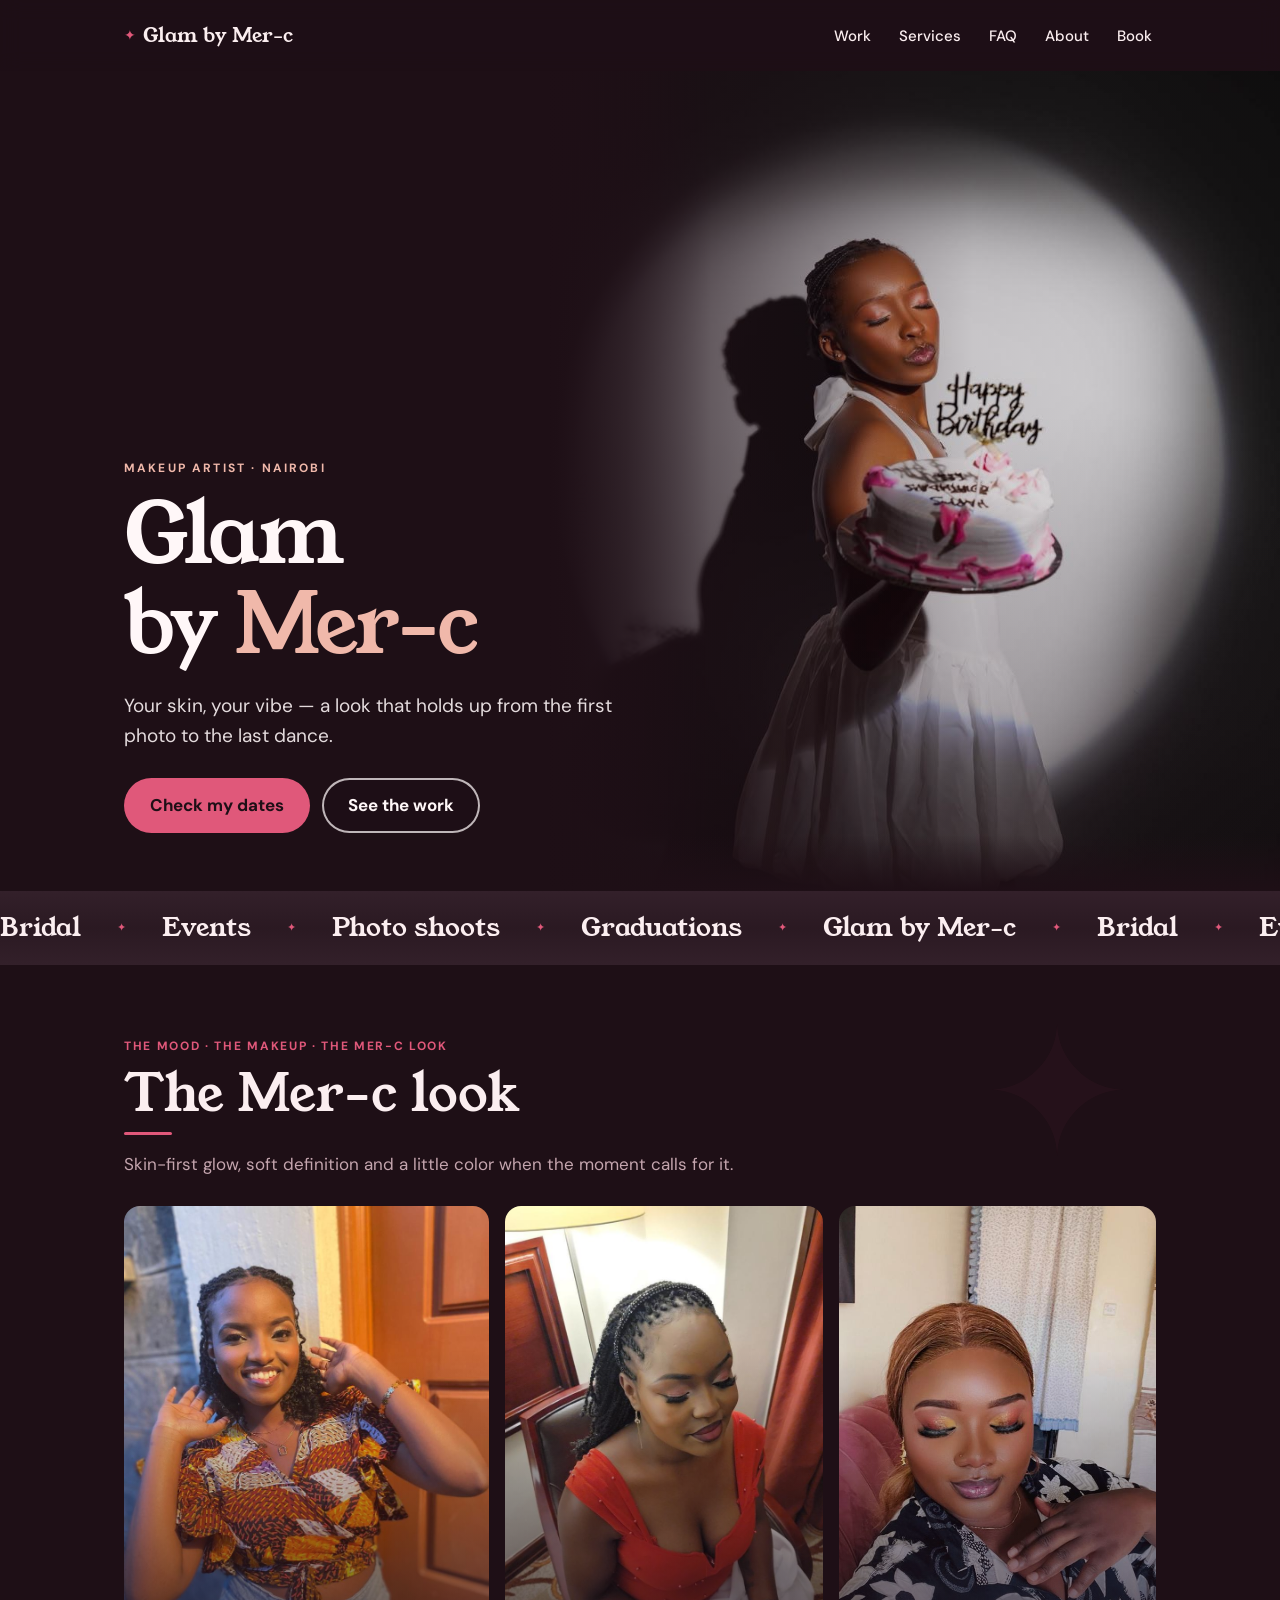
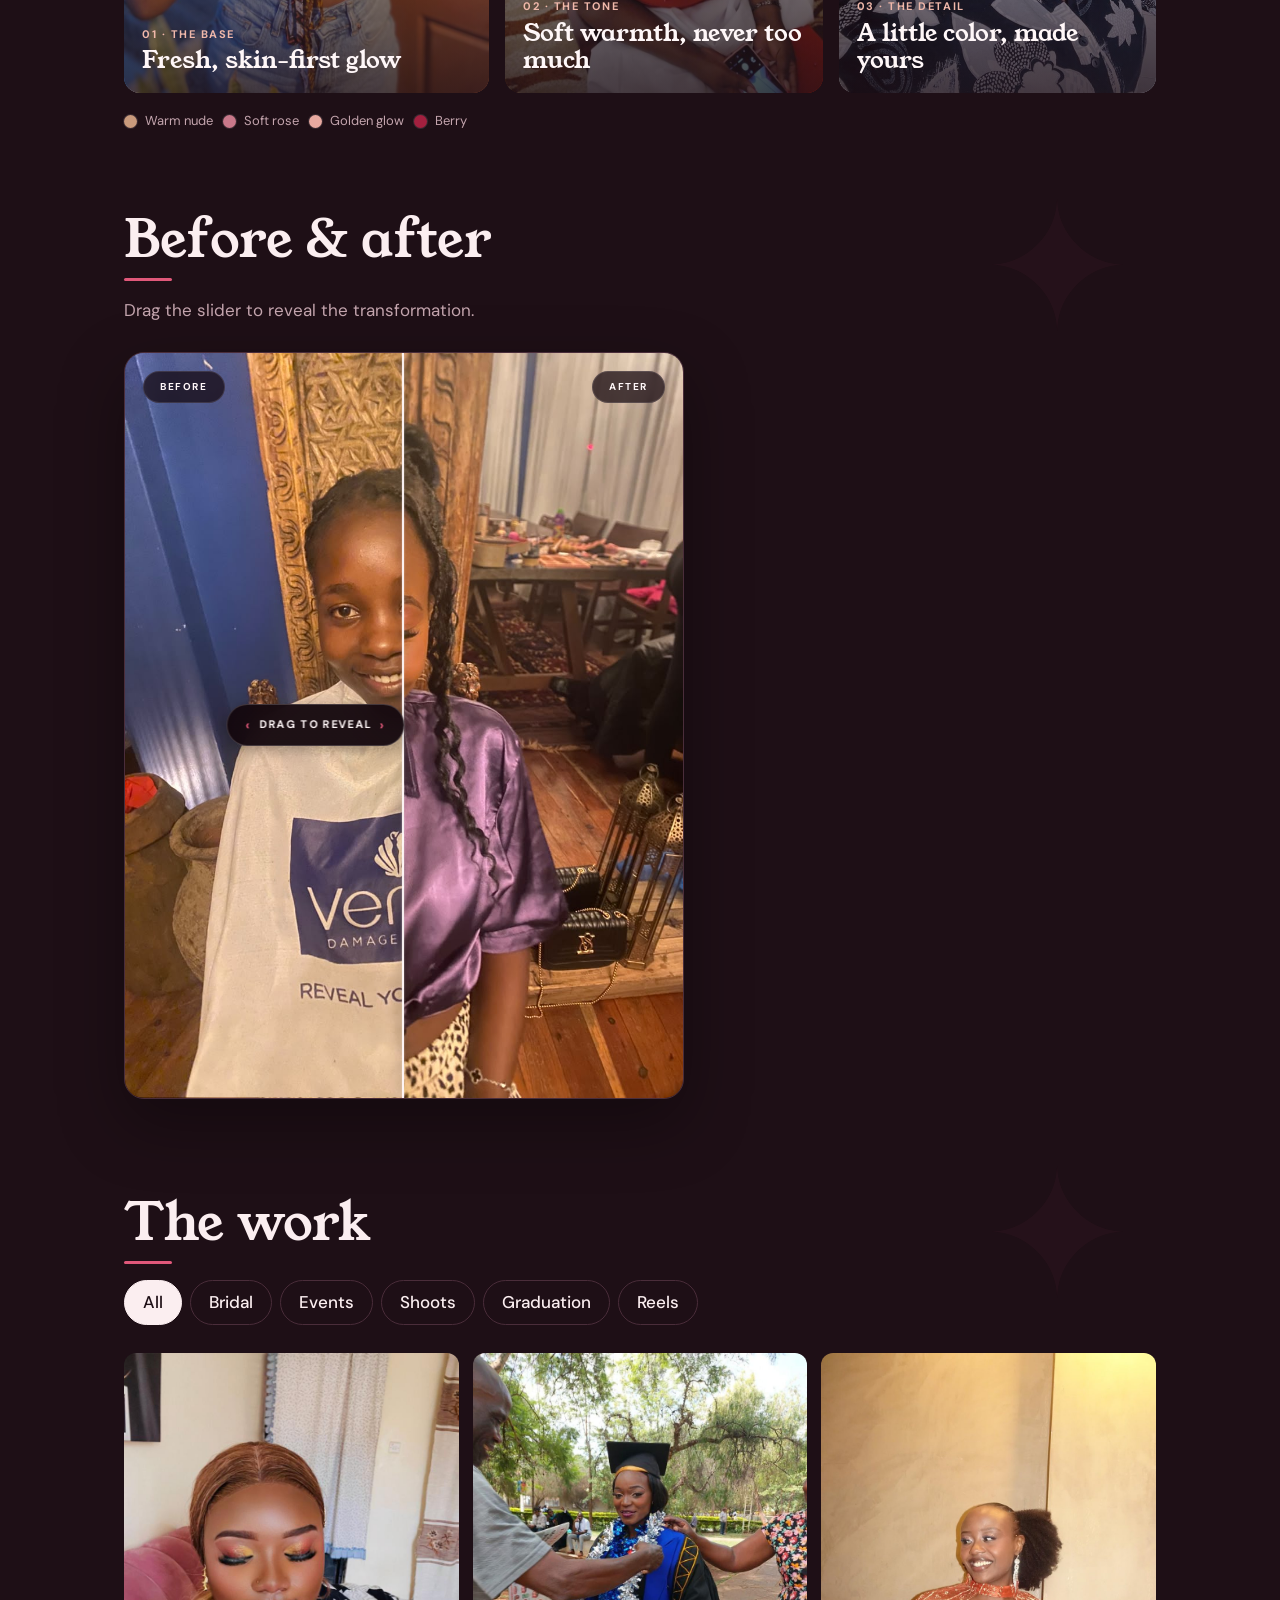
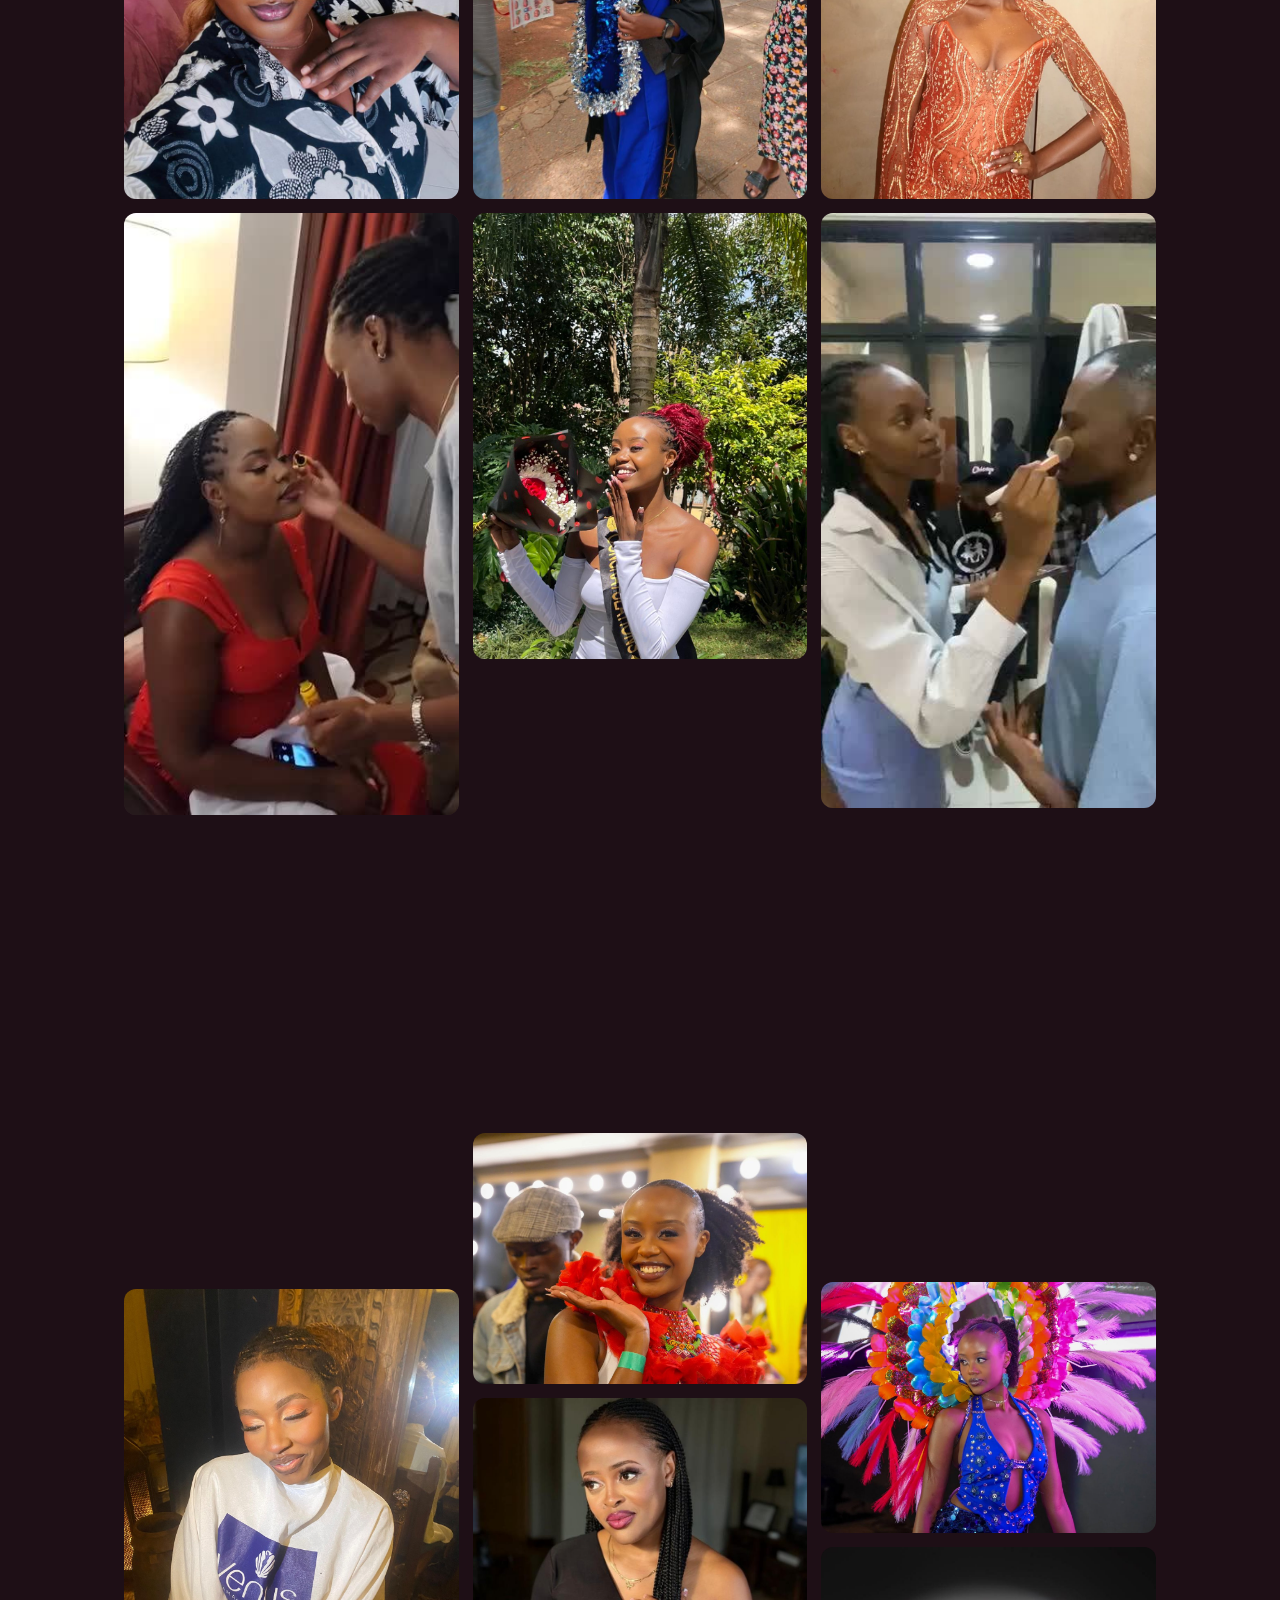
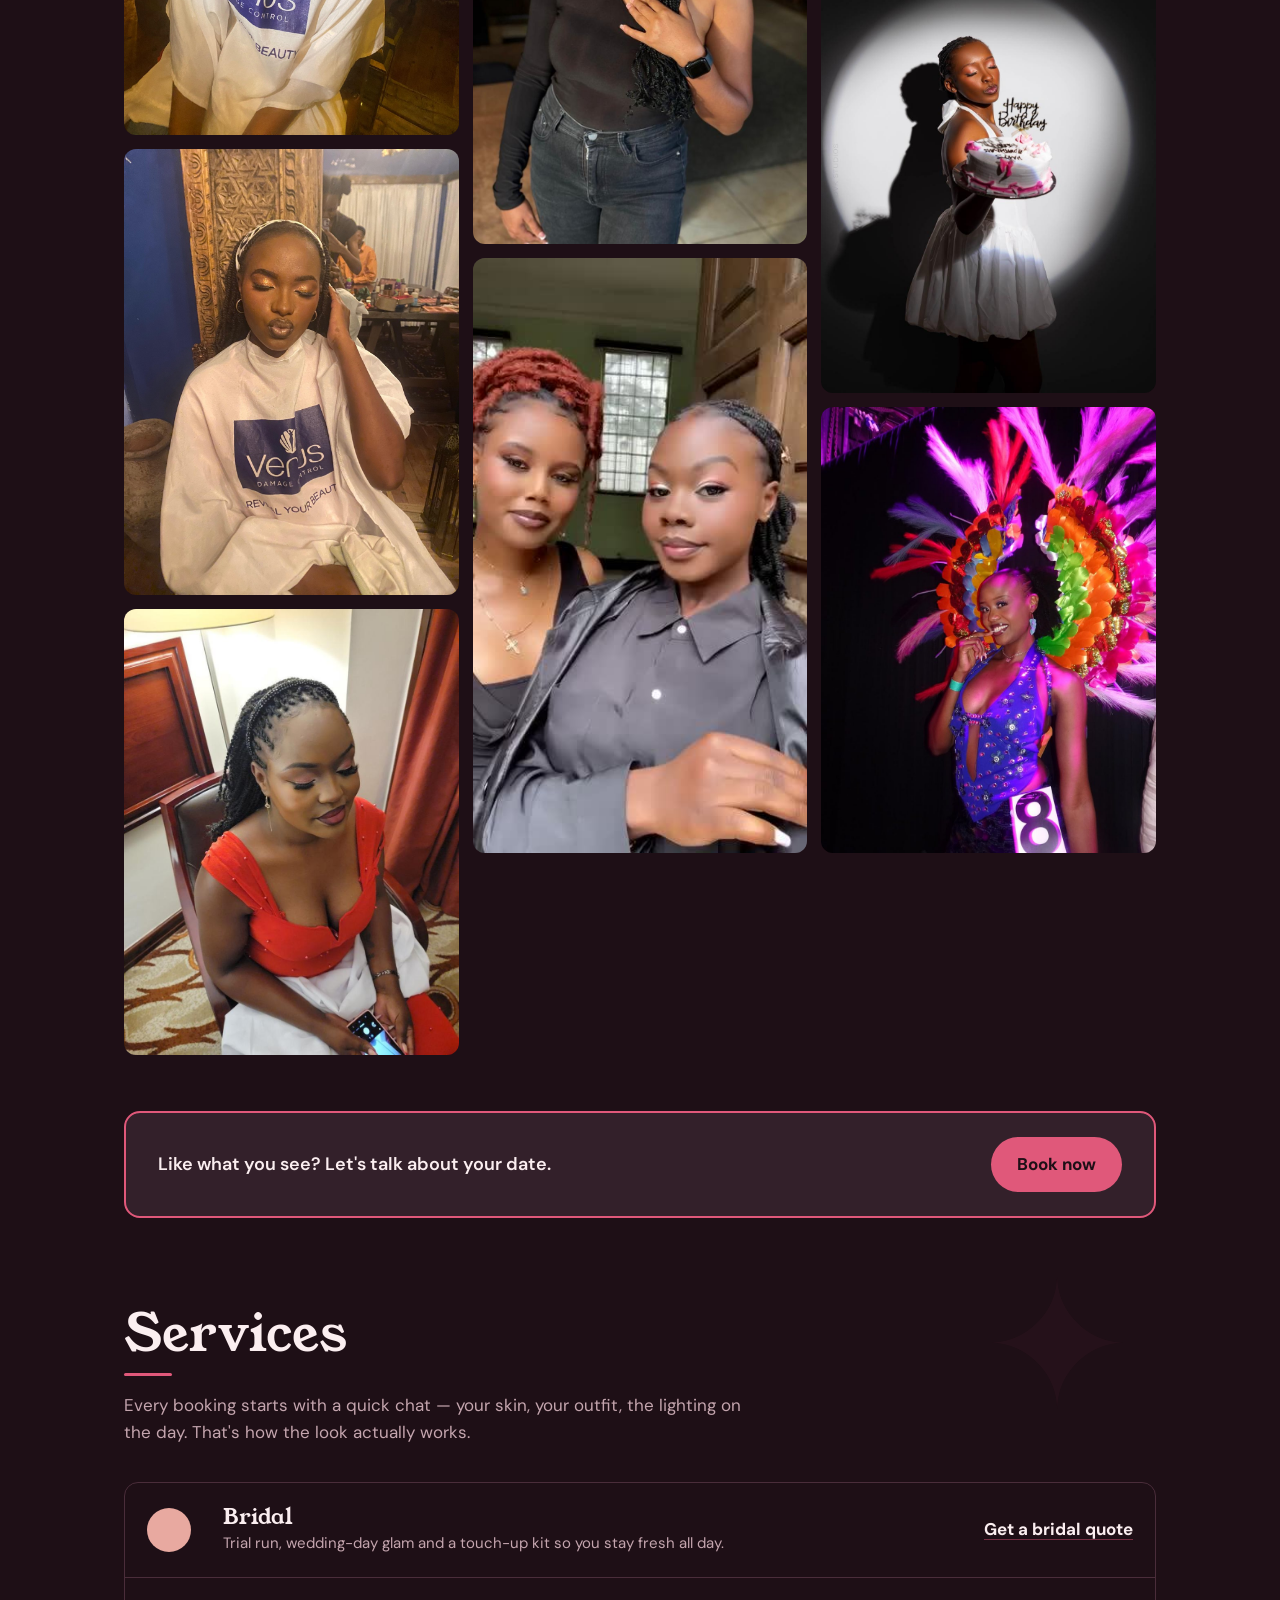
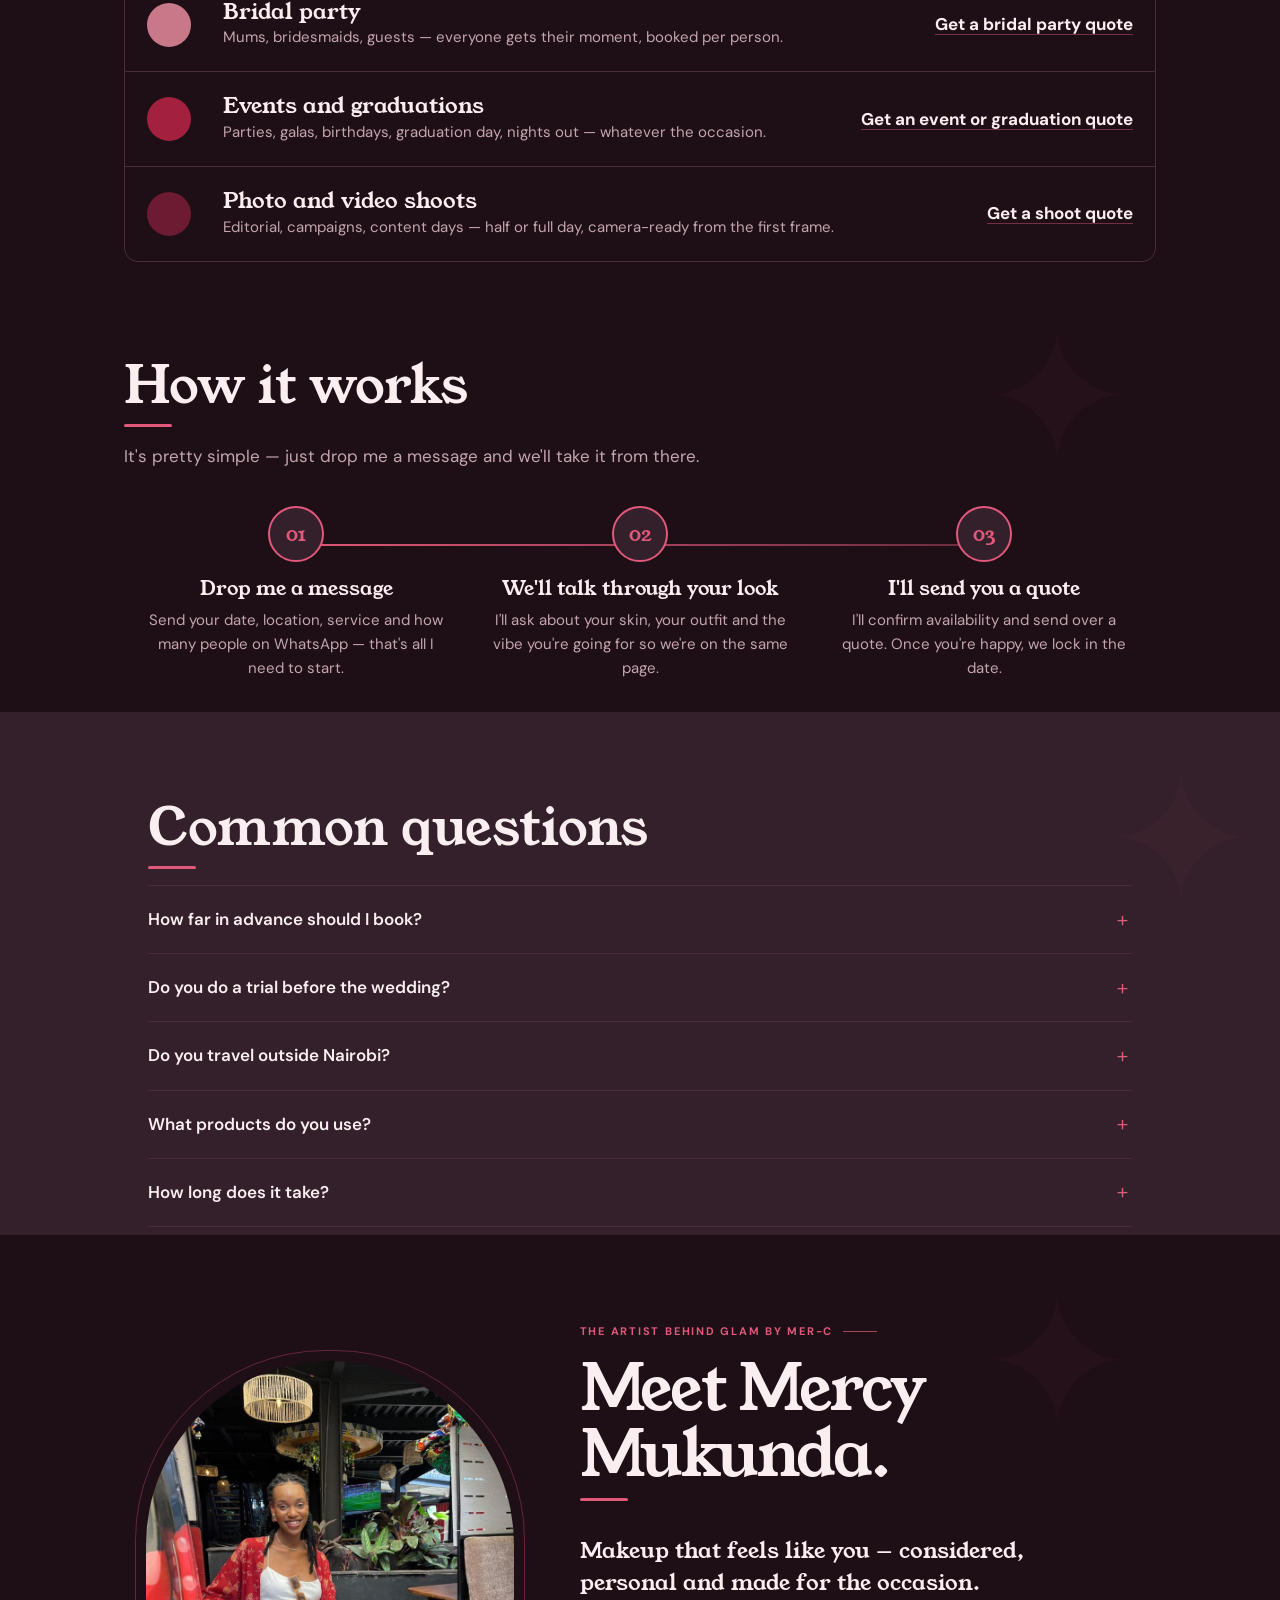
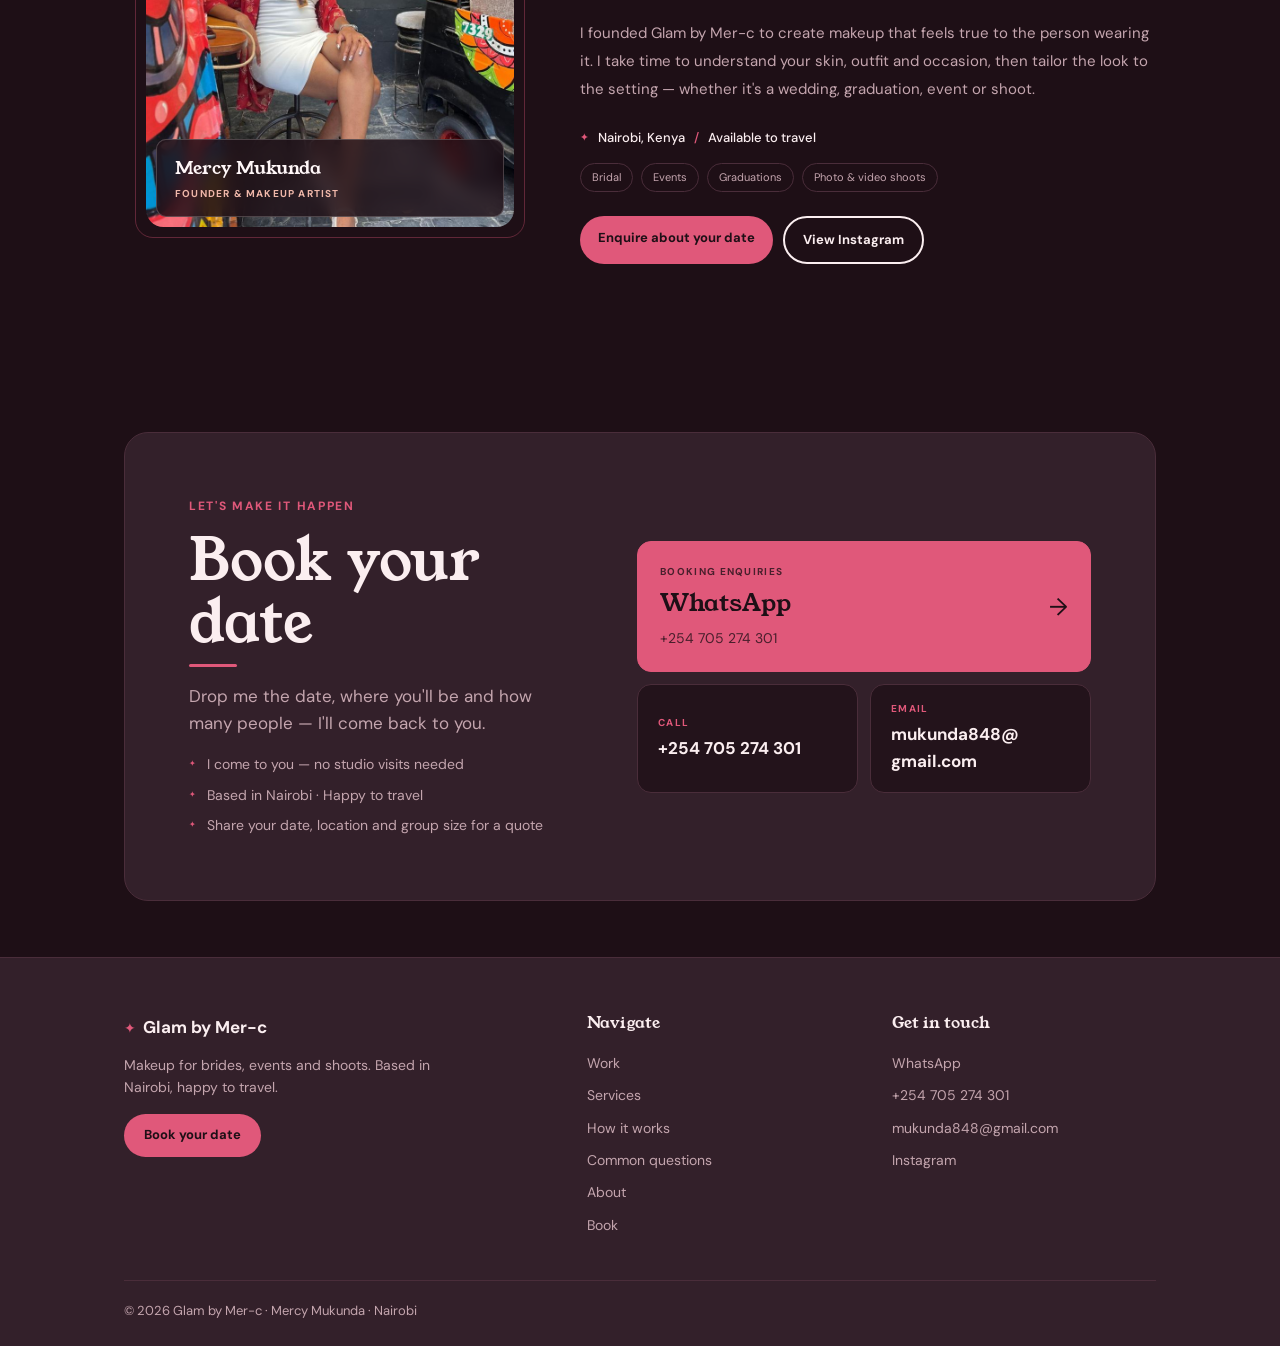
<file: index.html>
<!DOCTYPE html>
<html lang="en">
<head>
<meta charset="utf-8">
<meta name="viewport" content="width=device-width, initial-scale=1, viewport-fit=cover">
<title>Glam by Mer-c</title>
<meta name="description" content="Mercy does makeup for brides, bridal parties, graduations, events and shoots in Nairobi. Have a look at the work and message her to book your date.">
<meta name="theme-color" content="#1e0f16">
<meta property="og:type" content="website">
<meta property="og:title" content="Glam by Mer-c · Makeup Artist">
<meta property="og:description" content="Makeup for brides, events and photo shoots. See the work and book your date.">
<meta property="og:url" content="https://glambymerc.com/">
<meta property="og:image" content="https://glambymerc.com/assets/images/birthday-shoot-glam.jpg">
<meta property="og:image:width" content="1200">
<meta property="og:image:height" content="630">
<meta name="twitter:card" content="summary_large_image">
<meta name="twitter:title" content="Glam by Mer-c · Makeup Artist">
<meta name="twitter:description" content="Makeup for brides, events and photo shoots. See the work and book your date.">
<meta name="twitter:image" content="https://glambymerc.com/assets/images/birthday-shoot-glam.jpg">
<link rel="canonical" href="https://glambymerc.com/">
<script type="application/ld+json">{"@context":"https://schema.org","@type":"HealthAndBeautyBusiness","name":"Glam by Mer-c","url":"https://glambymerc.com/","telephone":"+254705274301","image":"https://glambymerc.com/assets/images/birthday-shoot-glam.jpg","founder":{"@type":"Person","name":"Mercy Mukunda"},"description":"Freelance makeup artist for weddings, events, graduations and photo shoots.","address":{"@type":"PostalAddress","addressLocality":"Nairobi","addressCountry":"KE"},"areaServed":"Nairobi","makesOffer":[{"@type":"Offer","itemOffered":{"@type":"Service","name":"Bridal makeup"}},{"@type":"Offer","itemOffered":{"@type":"Service","name":"Event and graduation makeup"}},{"@type":"Offer","itemOffered":{"@type":"Service","name":"Photo and video shoot makeup"}}]}</script>
<link rel="preconnect" href="https://fonts.googleapis.com">
<link rel="dns-prefetch" href="https://fonts.googleapis.com">
<link rel="preload" as="image" href="assets/images/birthday-shoot-glam.jpg">
<link href="https://fonts.googleapis.com/css2?family=Young+Serif&family=DM+Sans:wght@400;500;700&display=swap" rel="stylesheet">
<link rel="stylesheet" href="css/style.css">
<link rel="icon" href="favicon.svg" type="image/svg+xml">
<script defer src="https://cdn.vercel-insights.com/v1/script.js"></script>
</head>
<body>
<div class="progress-bar" id="progress-bar" aria-hidden="true"></div>
<a class="skip" href="#main">Skip to content</a>

<nav id="nav" aria-label="Main navigation">
  <div class="wrap">
    <a class="nav-brand" href="#"><span class="nav-gem" aria-hidden="true">✦</span><b>Glam by Mer-c</b></a>
    <div class="nav-links">
      <a href="#work">Work</a><a href="#services">Services</a><a href="#faq">FAQ</a><a href="#about">About</a><a href="#book">Book</a>
    </div>
    <button class="nav-burger" id="nav-burger" aria-label="Open menu" aria-expanded="false" aria-controls="nav-drawer">
      <span></span><span></span><span></span>
    </button>
  </div>
</nav>

<div class="nav-drawer" id="nav-drawer" role="dialog" aria-modal="true" aria-label="Site menu" aria-hidden="true" inert>
  <div class="nav-drawer-inner">
    <button class="nav-drawer-close" id="nav-drawer-close" aria-label="Close menu">✕</button>
    <div class="nav-drawer-view" id="nav-menu-main">
      <a href="#work">Work</a>
      <a href="#services">Services</a>
      <a href="#faq">FAQ</a>
      <a href="#about">About</a>
      <a href="#book">Book</a>
      <a href="https://www.instagram.com/mercy_mukunda" target="_blank" rel="noopener">Instagram</a>
      <a class="btn" href="https://wa.me/254705274301?text=Hi%20Mercy%2C%20I%27d%20like%20to%20book%20makeup.%0ADate%3A%20%0APlace%3A%20%0APeople%3A%20" style="margin-top:8px">Book on WhatsApp</a>
    </div>
  </div>
</div>
<div class="nav-overlay" id="nav-overlay" aria-hidden="true"></div>

<main id="main">

<header class="hero" id="hero">
  <div class="hero-media">
    <div class="hero-slide is-active"><img src="assets/images/birthday-shoot-glam.jpg" data-hero-slide data-m="i5" alt="" fetchpriority="high" decoding="async" width="1200" height="800"></div>
    <div class="hero-slide"><img data-hero-slide data-m="i10" alt=""></div>
    <div class="hero-slide"><img data-hero-slide data-m="i1" alt=""></div>
    <div class="hero-slide"><img data-hero-slide data-m="i2" alt=""></div>
  </div>
  <div class="hero-shade"></div>
  <div class="hero-copy wrap">
    <p class="hero-kicker">Makeup Artist · Nairobi</p>
    <h1 aria-label="Glam by Mer-c">
      <span class="w"><span>Glam</span></span>
      <span class="w"><span>by <em>Mer-c</em></span></span>
    </h1>
    <p>Your skin, your vibe — a look that holds up from the first photo to the last dance.</p>
    <div class="cta"><a class="btn" href="#book">Check my dates</a><a class="btn alt" href="#work">See the work</a></div>
  </div>
</header>

<div class="marq" aria-hidden="true"><div class="mt" id="mt"></div></div>

<div class="wrap">
<section id="lookbook" class="lookbook">
<span class="section-gem" aria-hidden="true">✦</span>
<p class="lookbook-kicker">The mood · The makeup · The Mer-c look</p>
<h2 class="rv" data-rv="up">The Mer-c look</h2>
<p class="lede rv" data-rv="up">Skin-first glow, soft definition and a little color when the moment calls for it.</p>
<div class="lookbook-grid rv" data-rv="up">
  <figure class="lookbook-card lookbook-card-feature">
    <img src="assets/images/natural-glow.jpg" alt="Natural makeup with a fresh, luminous finish" loading="lazy">
    <figcaption><span>01 · The base</span><strong>Fresh, skin-first glow</strong></figcaption>
  </figure>
  <figure class="lookbook-card lookbook-card-rose">
    <img src="assets/images/rose-event-glam.jpg" alt="Soft rose-toned event makeup" loading="lazy">
    <figcaption><span>02 · The tone</span><strong>Soft warmth, never too much</strong></figcaption>
  </figure>
  <figure class="lookbook-card lookbook-card-detail">
    <img src="assets/images/gold-coral-eyes.jpg" alt="Gold and coral eye makeup detail" loading="lazy">
    <figcaption><span>03 · The detail</span><strong>A little color, made yours</strong></figcaption>
  </figure>
</div>
<div class="lookbook-palette" role="list" aria-label="The Mer-c look color palette">
  <span role="listitem">Warm nude</span><span role="listitem">Soft rose</span><span role="listitem">Golden glow</span><span role="listitem">Berry</span>
</div>
</section>

<section id="before-after" class="before-after">
<span class="section-gem" aria-hidden="true">✦</span>
<h2 class="rv" data-rv="up">Before &amp; after</h2>
<p class="lede rv" data-rv="up">Drag the slider to reveal the transformation.</p>
<div class="ba-slider rv" data-rv="up" role="img" aria-label="Before and after makeup comparison">
  <div class="ba-after">
    <img src="assets/images/makeup-after.jpg" alt="After makeup application" loading="lazy" draggable="false">
    <span class="ba-label ba-label-after" aria-hidden="true">After</span>
  </div>
  <div class="ba-before">
    <img src="assets/images/makeup-before.jpg" alt="Before makeup application" loading="lazy" draggable="false">
    <span class="ba-label ba-label-before" aria-hidden="true">Before</span>
  </div>
  <div class="ba-handle" role="slider" aria-label="Before and after divider" aria-valuemin="0" aria-valuemax="100" aria-valuenow="50" tabindex="0">
    <div class="ba-line"></div>
    <div class="ba-grip" aria-hidden="true"></div>
    <div class="ba-hint" aria-hidden="true"><span>Drag to reveal</span></div>
  </div>
</div>
</section>

<section id="work">
<span class="section-gem" aria-hidden="true">✦</span>
<h2 class="rv" data-rv="up">The work</h2>
<div class="tabs rv" data-rv="up" role="group" aria-label="Filter work">
<button aria-pressed="true" data-f="all">All</button><button aria-pressed="false" data-f="Bridal">Bridal</button><button aria-pressed="false" data-f="Events">Events</button><button aria-pressed="false" data-f="Shoots">Shoots</button><button aria-pressed="false" data-f="Graduation">Graduation</button><button aria-pressed="false" data-f="Reels">Reels</button>
</div>
<p class="sr-only" id="work-results" role="status" aria-live="polite" aria-atomic="true"></p>
<div class="mas" id="mas"></div>
</section>

<div class="cta-strip rv" data-rv="up">
  <p>Like what you see? Let's talk about your date.</p>
  <a class="btn" href="#book">Book now</a>
</div>

<section id="services">
<span class="section-gem" aria-hidden="true">✦</span>
<h2 class="rv" data-rv="left">Services</h2>
<p class="lede rv" data-rv="left">Every booking starts with a quick chat — your skin, your outfit, the lighting on the day. That's how the look actually works.</p>
<div class="shades rv" data-rv="up">
<div class="shade" style="--c:var(--s1)"><span class="dot"></span><div><h3>Bridal</h3><p>Trial run, wedding-day glam and a touch-up kit so you stay fresh all day.</p></div><a class="price" href="https://wa.me/254705274301?text=Hi%20Mercy%2C%20I%27d%20like%20a%20quote%20for%20bridal%20makeup.%0ADate%3A%20%0APlace%3A%20%0APeople%3A%20">Get a bridal quote</a></div>
<div class="shade" style="--c:var(--s2)"><span class="dot"></span><div><h3>Bridal party</h3><p>Mums, bridesmaids, guests — everyone gets their moment, booked per person.</p></div><a class="price" href="https://wa.me/254705274301?text=Hi%20Mercy%2C%20I%27d%20like%20a%20quote%20for%20bridal%20party%20makeup.%0ADate%3A%20%0APlace%3A%20%0ANumber%20of%20people%3A%20">Get a bridal party quote</a></div>
<div class="shade" style="--c:var(--s3)"><span class="dot"></span><div><h3>Events and graduations</h3><p>Parties, galas, birthdays, graduation day, nights out — whatever the occasion.</p></div><a class="price" href="https://wa.me/254705274301?text=Hi%20Mercy%2C%20I%27d%20like%20a%20quote%20for%20event%20or%20graduation%20makeup.%0ADate%3A%20%0APlace%3A%20%0APeople%3A%20">Get an event or graduation quote</a></div>
<div class="shade" style="--c:var(--s4)"><span class="dot"></span><div><h3>Photo and video shoots</h3><p>Editorial, campaigns, content days — half or full day, camera-ready from the first frame.</p></div><a class="price" href="https://wa.me/254705274301?text=Hi%20Mercy%2C%20I%27d%20like%20a%20quote%20for%20photo%20or%20video%20shoot%20makeup.%0ADate%3A%20%0APlace%3A%20%0ADuration%3A%20">Get a shoot quote</a></div>
</div>
</section>

<section id="booking-steps">
<span class="section-gem" aria-hidden="true">✦</span>
<h2 class="rv" data-rv="up">How it works</h2>
<p class="lede rv" data-rv="up">It's pretty simple — just drop me a message and we'll take it from there.</p>
<ol class="steps rv" data-rv="up">
<li><span>01</span><div><h3>Drop me a message</h3><p>Send your date, location, service and how many people on WhatsApp — that's all I need to start.</p></div></li>
<li><span>02</span><div><h3>We'll talk through your look</h3><p>I'll ask about your skin, your outfit and the vibe you're going for so we're on the same page.</p></div></li>
<li><span>03</span><div><h3>I'll send you a quote</h3><p>I'll confirm availability and send over a quote. Once you're happy, we lock in the date.</p></div></li>
</ol>
</section>

<section id="faq" class="sect-tinted">
<span class="section-gem" aria-hidden="true">✦</span>
<h2 class="rv" data-rv="up">Common questions</h2>
<dl class="faq rv" data-rv="up">
  <div class="faq-item">
    <dt><button aria-expanded="false" aria-controls="faq-answer-1">How far in advance should I book?</button></dt>
    <dd id="faq-answer-1" hidden>For weddings, at least 2–3 months ahead is ideal — weekends fill up fast. For events and shoots, a few weeks is usually fine, but the sooner the better.</dd>
  </div>
  <div class="faq-item">
    <dt><button aria-expanded="false" aria-controls="faq-answer-2">Do you do a trial before the wedding?</button></dt>
    <dd id="faq-answer-2" hidden>Yes, and I always recommend it. The trial is where we figure out your exact look, test how your skin holds the products and make sure you're completely happy before the big day.</dd>
  </div>
  <div class="faq-item">
    <dt><button aria-expanded="false" aria-controls="faq-answer-3">Do you travel outside Nairobi?</button></dt>
    <dd id="faq-answer-3" hidden>Yes — I'm happy to travel for weddings and shoots. Travel costs are added to the quote depending on the location. Just mention it when you message me.</dd>
  </div>
  <div class="faq-item">
    <dt><button aria-expanded="false" aria-controls="faq-answer-4">What products do you use?</button></dt>
    <dd id="faq-answer-4" hidden>I use a mix of professional brands chosen for longevity and how they photograph. If you have any skin sensitivities or allergies, just let me know beforehand and I'll work around them.</dd>
  </div>
  <div class="faq-item">
    <dt><button aria-expanded="false" aria-controls="faq-answer-5">How long does it take?</button></dt>
    <dd id="faq-answer-5" hidden>A full glam look takes about 1.5–2 hours. For bridal parties I'll give you a full schedule once I know the number of people and your start time.</dd>
  </div>
</dl>
</section>

<section id="about">
<span class="section-gem" aria-hidden="true">✦</span>
<div class="about">
<figure class="about-portrait arch rv" data-rv="left">
  <img data-m="i7" alt="Mercy Mukunda, founder and makeup artist at Glam by Mer-c">
  <figcaption><strong>Mercy Mukunda</strong><span>Founder &amp; Makeup Artist</span></figcaption>
</figure>
<div class="about-copy rv" data-rv="right">
<p class="about-eyebrow">The artist behind Glam by Mer-c</p>
<h2>Meet Mercy<br>Mukunda<span aria-hidden="true">.</span></h2>
<p class="about-lead">Makeup that feels like you — considered, personal and made for the occasion.</p>
<div class="about-story">
  <p>I founded Glam by Mer-c to create makeup that feels true to the person wearing it. I take time to understand your skin, outfit and occasion, then tailor the look to the setting — whether it's a wedding, graduation, event or shoot.</p>
</div>
<div class="about-meta">
  <p class="about-location"><span aria-hidden="true">✦</span> Nairobi, Kenya <span class="about-meta-divider" aria-hidden="true">/</span> Available to travel</p>
  <div class="about-specialties" aria-label="Makeup services">
    <span>Bridal</span><span>Events</span><span>Graduations</span><span>Photo &amp; video shoots</span>
  </div>
</div>
<div class="cta">
<a class="btn" href="#book">Enquire about your date</a>
<a class="btn alt" href="https://www.instagram.com/mercy_mukunda" target="_blank" rel="noopener">View Instagram</a>
</div>
</div>
</div>
</section>

<section id="book" class="contact-section">
<div class="contact rv" data-rv="up">
  <div class="contact-intro">
    <p class="contact-eyebrow">Let's make it happen</p>
    <h2>Book your date</h2>
    <p>Drop me the date, where you'll be and how many people — I'll come back to you.</p>
    <ul class="contact-perks">
      <li>I come to you — no studio visits needed</li>
      <li>Based in Nairobi · Happy to travel</li>
      <li>Share your date, location and group size for a quote</li>
    </ul>
  </div>
  <div class="contact-options">
    <a class="contact-option contact-primary" href="https://wa.me/254705274301?text=Hi%20Mercy%2C%20I%27d%20like%20to%20book%20makeup.%0ADate%3A%20%0APlace%3A%20%0APeople%3A%20">
      <span class="contact-label">Booking enquiries</span>
      <strong>WhatsApp</strong>
      <span class="contact-value">+254 705 274 301</span>
      <span class="contact-arrow" aria-hidden="true">→</span>
    </a>
    <div class="contact-secondary">
      <a class="contact-option contact-copy" href="tel:+254705274301" data-copy="+254705274301" aria-label="Call +254 705 274 301">
        <span class="contact-label">Call</span>
        <strong>+254 705 274 301</strong>
        <span class="copy-hint" aria-hidden="true">Tap to copy</span>
      </a>
      <a class="contact-option" href="mailto:mukunda848@gmail.com">
        <span class="contact-label">Email</span>
        <strong>mukunda848@<wbr>gmail.com</strong>
      </a>
    </div>
  </div>
</div>
</section>
</div>
</main>

<footer class="site-footer">
  <div class="wrap">
    <div class="footer-grid">
      <div class="footer-brand">
        <a class="nav-brand" href="#"><span class="nav-gem" aria-hidden="true">✦</span><b>Glam by Mer-c</b></a>
        <p>Makeup for brides, events and shoots. Based in Nairobi, happy to travel.</p>
        <a class="btn footer-cta" href="#book">Book your date</a>
      </div>
      <nav class="footer-nav" aria-label="Footer navigation">
        <h3>Navigate</h3>
        <a href="#work">Work</a>
        <a href="#services">Services</a>
        <a href="#booking-steps">How it works</a>
        <a href="#faq">Common questions</a>
        <a href="#about">About</a>
        <a href="#book">Book</a>
      </nav>
      <address class="footer-contact">
        <h3>Get in touch</h3>
        <a href="https://wa.me/254705274301">WhatsApp</a>
        <a href="tel:+254705274301">+254 705 274 301</a>
        <a href="mailto:mukunda848@gmail.com">mukunda848@gmail.com</a>
        <a href="https://www.instagram.com/mercy_mukunda" target="_blank" rel="noopener">Instagram</a>
      </address>
    </div>
    <div class="footer-bottom">
      <span>© <span id="footer-year">2025</span> Glam by Mer-c · Mercy Mukunda · Nairobi</span>
    </div>
  </div>
</footer>

<a class="wa" href="https://wa.me/254705274301?text=Hi%20Mercy%2C%20I%27d%20like%20to%20book%20makeup.%0ADate%3A%20%0APlace%3A%20%0APeople%3A%20" aria-label="Book on WhatsApp">Book on WhatsApp</a>
<button class="scroll-top" id="scroll-top" aria-label="Back to top" hidden><span aria-hidden="true">↑</span></button>
<div class="lb" id="lb" role="dialog" aria-modal="true" aria-label="Enlarged media" aria-hidden="true" inert><button id="lb-close" type="button" aria-label="Close enlarged media"><svg viewBox="0 0 24 24" aria-hidden="true" focusable="false"><path d="M6.5 6.5 17.5 17.5M17.5 6.5 6.5 17.5"/></svg></button><div id="lbm"></div></div>

<script src="js/main.js" defer></script>
</body>
</html>
</file>
<file: css/style.css>
:root{--bg:#1e0f16;--ink:#fbeef0;--mute:#c4a5ae;--blush:#33202a;--berry:#e0587a;--on-berry:#1e0f16;--line:#4a2d3a;--s1:#e8a9a0;--s2:#c9788a;--s3:#a3203f;--s4:#6d1a33;--s5:#c99a7c;
box-sizing:border-box;padding-top:env(safe-area-inset-top,0px);padding-bottom:env(safe-area-inset-bottom,0px);color-scheme:dark}
html{scroll-padding-top:calc(env(safe-area-inset-top,0px) + 70px);scroll-behavior:smooth;overflow-x:clip;background:var(--bg)}
*{box-sizing:border-box}
body{margin:0;background:transparent;color:var(--ink);font:400 17px/1.6 "DM Sans",system-ui,sans-serif;overflow-x:hidden;isolation:isolate}
body::after{content:"";position:fixed;inset:0;z-index:-1;pointer-events:none;background:var(--bg)}
body::before{content:"";position:fixed;inset:0 0 auto;height:env(safe-area-inset-top,0px);background:var(--bg);z-index:30}
h1,h2,h3{font-family:"Young Serif",Georgia,serif;font-weight:400;line-height:1.08;margin:0}
a{color:inherit}
:focus-visible{outline:3px solid var(--berry);outline-offset:3px}
img,video{display:block;max-width:100%}
.wrap{max-width:1080px;margin:0 auto;padding:0 24px}

/* Nav */
#nav{position:sticky;top:env(safe-area-inset-top,0px);z-index:20;background:color-mix(in srgb,var(--bg) 82%,transparent);backdrop-filter:blur(10px);border-bottom:1px solid transparent;transition:border-color .3s}
#nav.s{border-color:transparent;box-shadow:0 12px 24px -20px color-mix(in srgb,var(--ink) 45%,transparent)}
#nav .wrap{display:flex;justify-content:space-between;align-items:center;padding-top:14px;padding-bottom:14px}
#nav b{font-family:"Young Serif",Georgia,serif;font-weight:400;font-size:20px}
.nav-brand{display:flex;align-items:center;gap:7px;text-decoration:none;transition:opacity .25s}
.nav-brand:hover{opacity:.75}
.nav-gem{color:var(--berry);font-size:14px;line-height:1;transition:transform .4s cubic-bezier(.2,.8,.2,1)}
.nav-brand:hover .nav-gem{transform:rotate(90deg) scale(1.3)}
.nav-links a{margin-left:20px;text-decoration:none;font-weight:500;font-size:15px;background:linear-gradient(var(--berry),var(--berry)) 0 100%/0 2px no-repeat;transition:background-size .3s;padding-bottom:2px;display:inline-block;padding:10px 4px 8px}
.nav-links a:hover{background-size:100% 2px}
.nav-links a.active{background-size:100% 2px}
.nav-links a.active{background-size:100% 2px}

/* Hamburger */
.nav-burger{display:none;flex-direction:column;justify-content:center;gap:5px;width:40px;height:40px;padding:8px;background:none;border:none;cursor:pointer;border-radius:8px}
.nav-burger span{display:block;height:2px;background:var(--ink);border-radius:2px;transition:transform .3s,opacity .3s,width .3s}
.nav-burger span:nth-child(3){width:60%}
.nav-burger[aria-expanded="true"] span:nth-child(1){transform:translateY(7px) rotate(45deg)}
.nav-burger[aria-expanded="true"] span:nth-child(2){opacity:0}
.nav-burger[aria-expanded="true"] span:nth-child(3){width:100%;transform:translateY(-7px) rotate(-45deg)}

/* Drawer */
.nav-drawer{position:fixed;inset:0 0 0 auto;z-index:40;width:min(320px,85vw);background:var(--bg);border-left:1px solid var(--line);padding:24px;display:flex;flex-direction:column;transform:translateX(100%);transition:transform .35s cubic-bezier(.2,.8,.2,1);overflow-y:auto}
.nav-drawer.is-open{transform:none}
.nav-drawer-inner{display:flex;flex-direction:column;gap:4px;padding-top:48px}
.nav-drawer-view{display:flex;flex-direction:column;gap:4px}
.nav-drawer-inner a{font-size:22px;font-family:"Young Serif",Georgia,serif;text-decoration:none;padding:12px 0;border:0;border-bottom:1px solid var(--line);background:none;color:var(--ink);transition:color .2s}
.nav-drawer-inner a:hover{color:var(--berry)}
.nav-drawer-inner .btn{text-align:center;margin-top:16px}
.nav-drawer-close{position:absolute;top:16px;right:16px;background:none;border:none;font-size:20px;cursor:pointer;color:var(--ink);padding:8px;border-radius:8px;line-height:1}
.nav-overlay{position:fixed;inset:0;z-index:35;background:rgba(20,8,14,.5);opacity:0;pointer-events:none;transition:opacity .35s}
.nav-overlay.is-open{opacity:1;pointer-events:auto}

/* Hero */
.hero{position:relative;height:min(820px,calc(100svh - 68px));min-height:620px;overflow:hidden;display:flex;align-items:stretch;background:#1e0f16;color:#fff7f8}
.hero::after{content:"";position:absolute;z-index:1;inset:auto 0 0;height:clamp(32px,5vw,56px);background:linear-gradient(180deg,transparent,var(--bg));pointer-events:none}
.hero-media,.hero-shade{position:absolute;inset:0}
.hero-media{left:43%;-webkit-mask-image:linear-gradient(90deg,transparent 0%,#000 22%,#000 100%);mask-image:linear-gradient(90deg,transparent 0%,#000 22%,#000 100%)}
.hero-media img{width:100%;height:100%;object-fit:cover;object-position:50% 18%}
.hero-media .hero-slide{position:absolute;inset:0;opacity:0;transform:scale(1.035);transition:opacity 1.5s ease,transform 8s cubic-bezier(.2,.7,.2,1)}
.hero-media .hero-slide.is-active{opacity:1;transform:scale(1)}
.hero-slide-caption{position:absolute;right:clamp(16px,3vw,40px);bottom:clamp(24px,4vw,48px);display:flex;flex-direction:column;gap:3px;max-width:min(38vw,320px);padding:10px 14px;border:1px solid rgba(255,247,248,.24);border-radius:10px;background:rgba(30,15,22,.72);color:#fff7f8;font-size:10px;font-weight:600;letter-spacing:.08em;line-height:1.4;text-align:left;text-shadow:0 1px 3px rgba(0,0,0,.4)}
.hero-slide-caption strong{font-size:13px;font-weight:700;letter-spacing:0}
.hero-shade{background:linear-gradient(90deg,#1e0f16 0%,rgba(30,15,22,.98) 34%,rgba(30,15,22,.8) 49%,rgba(30,15,22,.16) 76%,rgba(30,15,22,.08) 100%),linear-gradient(0deg,rgba(30,15,22,.3),transparent 58%)}
.hero-copy.wrap{position:relative;z-index:2;width:100%;min-height:100%;display:flex;flex-direction:column;align-items:flex-start;justify-content:flex-end;padding:96px 24px 58px}
.hero-copy.wrap>*{max-width:min(58%,680px)}
.hero-kicker{color:#f0b8aa;font-size:12px;font-weight:700;letter-spacing:.18em;text-transform:uppercase;margin:0 0 16px;opacity:0;animation:fade .8s .25s forwards}
.hero h1{font-size:clamp(54px,6.6vw,92px);letter-spacing:-.035em;line-height:.98;color:#fff7f8;max-width:12ch}
.hero h1 em{font-style:normal;color:#f0b8aa}
.hero h1 .w{display:block;overflow:hidden;padding-bottom:.08em}
.hero h1 .w span{display:block;white-space:nowrap;transform:translateY(105%);animation:up .9s cubic-bezier(.2,.8,.2,1) forwards}
.hero h1 .w:nth-child(2) span{animation-delay:.12s}
@keyframes up{to{transform:none}}
.hero p:not(.hero-kicker){max-width:40ch;color:rgba(255,247,248,.88);margin:18px 0 26px;font-size:19px;opacity:0;animation:fade .8s .6s forwards}
.cta{opacity:0;animation:fade .8s .75s forwards}
@keyframes fade{to{opacity:1}}
.btn{display:inline-block;background:var(--berry);color:var(--on-berry);padding:14px 26px;border-radius:999px;text-decoration:none;font-weight:700;transition:transform .25s,box-shadow .25s}
.btn:hover{transform:translateY(-3px);box-shadow:0 10px 24px color-mix(in srgb,var(--berry) 35%,transparent)}
.btn.alt{background:none;color:var(--ink);border:2px solid var(--ink);margin-left:8px;padding:12px 24px}
.hero .btn.alt{color:#fff7f8;border-color:rgba(255,247,248,.72);background:rgba(30,15,22,.18)}

/* Marquee */
@keyframes draw{from{clip-path:inset(0 100% 0 0)}to{clip-path:inset(0 0 0 0)}}
.marq{overflow:hidden;padding:16px 0;white-space:nowrap;background:linear-gradient(180deg,var(--blush),color-mix(in srgb,var(--blush) 60%,var(--bg)) 50%,var(--blush))}
.mt{display:inline-flex;gap:36px;animation:scroll 28s linear infinite;font-family:"Young Serif",Georgia,serif;font-size:26px}
.mt span{display:inline-flex;align-items:center;gap:36px}
.mt span::after{content:"✦";font-size:11px;color:var(--berry)}
@keyframes scroll{to{transform:translateX(-50%)}}

/* Moodboard */
.lookbook{padding-top:72px}
.lookbook-kicker{margin:0 0 10px;color:var(--berry);font-size:12px;font-weight:700;letter-spacing:.14em;text-transform:uppercase}
.lookbook .lede{margin-bottom:28px}
.lookbook-grid{display:grid;grid-template-columns:1.15fr 1fr 1fr;gap:16px;align-items:stretch}
.lookbook-card{position:relative;min-width:0;min-height:300px;margin:0;overflow:hidden;border-radius:16px;background:var(--blush)}
.lookbook-card img{width:100%;height:100%;min-height:300px;object-fit:cover;transition:transform .7s cubic-bezier(.2,.7,.2,1)}
.lookbook-card:hover img{transform:scale(1.035)}
.lookbook-card::after{content:"";position:absolute;inset:30% 0 0;background:linear-gradient(transparent,rgba(30,15,22,.78));pointer-events:none}
.lookbook-card figcaption{position:absolute;z-index:1;right:18px;bottom:18px;left:18px;display:flex;flex-direction:column;gap:4px;color:#fff7f8}
.lookbook-card figcaption span{font-size:11px;font-weight:700;letter-spacing:.14em;text-transform:uppercase;color:#f0b8aa}
.lookbook-card figcaption strong{font-family:"Young Serif",Georgia,serif;font-size:clamp(18px,2vw,24px);font-weight:400;line-height:1.15}
.lookbook-palette{display:flex;flex-wrap:wrap;gap:10px;margin-top:18px}
.lookbook-palette span{display:inline-flex;align-items:center;gap:8px;color:var(--mute);font-size:13px}
.lookbook-palette span::before{content:"";width:13px;height:13px;border-radius:50%;background:var(--swatch);box-shadow:0 0 0 1px color-mix(in srgb,var(--ink) 12%,transparent)}
.lookbook-palette span:nth-child(1){--swatch:#c99a7c}
.lookbook-palette span:nth-child(2){--swatch:#c9788a}
.lookbook-palette span:nth-child(3){--swatch:#e8a9a0}
.lookbook-palette span:nth-child(4){--swatch:#a3203f}

/* Before and after slider */
.before-after{padding-top:72px}
.before-after .lede{margin-bottom:28px}
.ba-slider{position:relative;width:100%;max-width:560px;aspect-ratio:3/4;overflow:hidden;border-radius:20px;border:1px solid var(--line);background:var(--blush);cursor:col-resize;user-select:none;-webkit-user-select:none;touch-action:pan-y;box-shadow:0 24px 64px rgba(0,0,0,.35)}
.ba-after,.ba-before{position:absolute;inset:0}
.ba-after img,.ba-before img{width:100%;height:100%;object-fit:cover;display:block;pointer-events:none}
.ba-before{clip-path:inset(0 20% 0 0)}
.ba-label{position:absolute;top:18px;padding:7px 16px;border-radius:999px;background:rgba(20,8,14,.72);backdrop-filter:blur(8px);-webkit-backdrop-filter:blur(8px);border:1px solid rgba(255,247,248,.12);color:#fff7f8;font-size:10px;font-weight:700;letter-spacing:.16em;text-transform:uppercase;pointer-events:none;transition:opacity .3s}
.ba-label-after{right:18px}
.ba-label-before{left:18px}
.ba-handle{position:absolute;inset:0 auto 0 80%;width:0;display:flex;flex-direction:column;align-items:center;justify-content:center;z-index:2}
.ba-line{position:absolute;inset:0 auto;width:2px;background:rgba(255,247,248,.95);transform:translateX(-50%);pointer-events:none;box-shadow:0 0 12px rgba(0,0,0,.5),0 0 2px rgba(255,247,248,.6)}
.ba-grip{display:none}
.ba-hint{position:absolute;transform:translateX(-50%);white-space:nowrap;pointer-events:none;transition:opacity .4s}
.ba-hint span{display:flex;align-items:center;gap:8px;padding:9px 18px;border-radius:999px;background:rgba(20,8,14,.78);backdrop-filter:blur(10px);-webkit-backdrop-filter:blur(10px);border:1px solid rgba(255,247,248,.18);color:#fff7f8;font-size:11px;font-weight:700;letter-spacing:.12em;text-transform:uppercase;box-shadow:0 4px 16px rgba(0,0,0,.35)}
.ba-hint span::before,.ba-hint span::after{content:"‹";font-size:14px;color:var(--berry);font-weight:700;display:inline-block}
.ba-hint span::after{content:"›"}
@keyframes ba-shimmer{0%,100%{background-position:200% center}50%{background-position:-200% center}}
.ba-hint span{background:linear-gradient(90deg,rgba(20,8,14,.78) 0%,rgba(20,8,14,.78) 35%,rgba(224,88,122,.55) 50%,rgba(20,8,14,.78) 65%,rgba(20,8,14,.78) 100%) rgba(20,8,14,.78);background-size:300% 100%;animation:ba-shimmer 2.4s ease-in-out infinite}
.ba-hint.is-hidden{opacity:0;pointer-events:none}
@keyframes ba-breathe{0%,100%{left:50%}40%{left:36%}70%{left:56%}}

/* Sections */
section{padding:88px 0 8px;position:relative}
.sect-tinted{background:var(--blush);width:100vw;margin-left:calc(50% - 50vw);padding-left:calc(50vw - 50% + 24px);padding-right:calc(50vw - 50% + 24px)}
section h2{font-size:clamp(32px,5vw,52px);margin-bottom:16px;position:relative;display:inline-block}
section h2::after{content:"";display:block;width:48px;height:3px;background:var(--berry);border-radius:999px;margin-top:10px}
.section-gem{position:absolute;top:40px;right:24px;font-size:clamp(120px,14vw,200px);color:var(--berry);opacity:.04;pointer-events:none;user-select:none;line-height:1;font-family:"Young Serif",Georgia,serif;z-index:0}
.lede{color:var(--mute);max-width:52ch;margin:0 0 36px}
.tabs{display:flex;gap:8px;flex-wrap:wrap;margin-bottom:28px}
.tabs button{font:inherit;font-weight:500;padding:8px 18px;border-radius:999px;border:1.5px solid var(--line);background:none;color:var(--ink);cursor:pointer;transition:background .25s,color .25s,transform .2s}
.tabs button:hover{transform:translateY(-2px)}
.tabs button[aria-pressed="true"]{background:var(--ink);color:var(--bg);border-color:var(--ink)}
.tab-count{display:inline-flex;align-items:center;justify-content:center;min-width:18px;height:18px;padding:0 5px;border-radius:999px;background:color-mix(in srgb,var(--berry) 22%,transparent);color:var(--berry);font-size:11px;font-weight:700;margin-left:4px;vertical-align:middle}
.tabs button[aria-pressed="true"] .tab-count{background:color-mix(in srgb,var(--bg) 22%,transparent);color:var(--bg)}

/* Gallery */
.mas{columns:3 230px;column-gap:14px}
.it{break-inside:avoid;margin:0 0 14px;position:relative;border-radius:12px;overflow:hidden;cursor:zoom-in;background:var(--blush);width:100%;display:block}
.it[hidden]{display:none!important}
.it img,.it video{width:100%;height:auto;transition:transform .7s cubic-bezier(.2,.7,.2,1)}
.it:hover img,.it:hover video{transform:scale(1.06)}
.it figcaption{position:absolute;left:10px;bottom:10px;background:rgba(30,15,22,.62);color:#fff;font-size:13px;padding:4px 12px;border-radius:999px;transform:translateY(8px);opacity:0;transition:.3s}
.it:hover figcaption,.it:focus-visible figcaption{transform:none;opacity:1}
.it:focus-visible{outline:3px solid var(--berry);outline-offset:2px}

/* Scroll reveal */
.rv{transition:opacity .75s,transform .75s cubic-bezier(.2,.7,.2,1);transition-delay:var(--rd,0s)}
.js .rv{opacity:0;transform:translateY(32px)}
.js .rv[data-rv="left"]{transform:translateX(-36px)}
.js .rv[data-rv="right"]{transform:translateX(36px)}
.js .rv.in{opacity:1;transform:none}

/* Services */
.shades{border:1px solid var(--line);border-radius:14px;overflow:hidden}
.shade{position:relative;display:grid;grid-template-columns:56px 1fr auto;gap:20px;align-items:center;padding:22px;border-bottom:1px solid var(--line);isolation:isolate}
.shade:last-child{border:0}
.shade::before{content:"";position:absolute;inset:0;z-index:-1;background:color-mix(in srgb,var(--c) 30%,transparent);transform:scaleX(0);transform-origin:left;transition:transform .5s cubic-bezier(.2,.7,.2,1)}
.shade:hover::before{transform:scaleX(1)}
.dot{width:44px;height:44px;border-radius:50%;background:var(--c);transition:transform .4s}
.shade:hover .dot{transform:scale(1.18) rotate(20deg)}
.shade h3{font-size:22px}
.shade p{margin:2px 0 0;color:var(--mute);font-size:15px}
.price{font-weight:700;white-space:nowrap}
.shade a.price{text-decoration:underline;text-decoration-color:color-mix(in srgb,var(--berry) 45%,transparent);text-underline-offset:4px}
.shade a.price:hover{color:var(--berry)}

/* Mid-page CTA strip */
.cta-strip{display:flex;align-items:center;justify-content:space-between;gap:20px;flex-wrap:wrap;background:var(--blush);border:2px solid var(--berry);color:var(--ink);border-radius:16px;padding:24px 32px;margin:48px 0 0}
.cta-strip p{margin:0;font-size:18px;font-weight:600}
.cta-strip .btn{background:var(--berry);color:var(--on-berry);white-space:nowrap;flex-shrink:0}
.cta-strip .btn:hover{box-shadow:0 10px 24px color-mix(in srgb,var(--berry) 35%,transparent)}

/* FAQ */
.faq{margin:0}
.faq-item{border-bottom:1px solid var(--line)}
.faq-item:first-child{border-top:1px solid var(--line)}
.faq-item dt button{width:100%;background:none;border:0;text-align:left;font:inherit;font-size:17px;font-weight:600;color:var(--ink);padding:20px 40px 20px 0;cursor:pointer;position:relative;display:block}
.faq-item dt button::after{content:"+";position:absolute;right:4px;top:50%;transform:translateY(-50%);font-size:22px;font-weight:300;color:var(--berry);transition:transform .3s}
.faq-item dt button[aria-expanded="true"]::after{transform:translateY(-50%) rotate(45deg)}
.faq-item dd{margin:0;padding:0 0 20px;color:var(--mute);font-size:16px;line-height:1.7;max-width:68ch}

/* Booking steps — timeline */
.steps{list-style:none;padding:0;margin:0;display:grid;grid-template-columns:repeat(3,1fr);gap:0;position:relative}
.steps::before{content:"";position:absolute;top:38px;left:calc(100%/6);right:calc(100%/6);height:2px;background:linear-gradient(90deg,var(--berry),color-mix(in srgb,var(--berry) 40%,transparent));z-index:0}
.steps li{position:relative;z-index:1;display:flex;flex-direction:column;align-items:center;text-align:center;padding:0 16px 24px}
.steps li>span{display:flex;align-items:center;justify-content:center;width:56px;height:56px;border-radius:50%;background:var(--blush);border:2px solid var(--berry);font-family:"Young Serif",Georgia,serif;color:var(--berry);font-size:20px;line-height:1;margin-bottom:16px;transition:background .3s,color .3s}
.steps li:hover>span{background:var(--berry);color:var(--on-berry)}
.steps h3{font-size:20px;margin-bottom:8px}
.steps p{margin:0;color:var(--mute);font-size:15px}

/* About stats */
.stats{list-style:none;padding:0;margin:16px 0 20px;display:flex;flex-wrap:wrap;gap:0}
.stats li{display:flex;flex-direction:column;padding:12px 20px 12px 0;border-right:1px solid var(--line);margin-right:20px}
.stats li:last-child{border-right:0;margin-right:0}
.stats strong{font-family:"Young Serif",Georgia,serif;font-size:26px;color:var(--berry);line-height:1}
.stats span{font-size:12px;color:var(--mute);margin-top:2px;white-space:nowrap}

/* About */
.about{display:grid;grid-template-columns:1fr 1.4fr;gap:44px;align-items:center}
.arch{aspect-ratio:4/5;border-radius:180px 180px 12px 12px;overflow:hidden}
/* About portrait tilt */
.about-portrait{position:relative;width:100%;max-width:390px;margin:0 auto;padding:10px;border:1px solid color-mix(in srgb,var(--berry) 35%,transparent);border-radius:190px 190px 18px 18px;transform-style:preserve-3d;transition:transform .1s ease-out;will-change:transform}
.arch img{width:100%;height:100%;object-fit:cover;object-position:center 35%;border-radius:inherit}
.about-portrait figcaption{position:absolute;right:20px;bottom:20px;left:20px;display:flex;flex-direction:column;gap:3px;padding:14px 18px;border:1px solid rgba(255,247,248,.2);border-radius:10px;background:rgba(30,15,22,.82);color:#fff7f8;backdrop-filter:blur(8px)}
.about-portrait figcaption strong{font-family:"Young Serif",Georgia,serif;font-size:18px;font-weight:400}
.about-portrait figcaption span{color:#f0b8aa;font-size:10px;font-weight:700;letter-spacing:.12em;text-transform:uppercase}
.about-copy{min-width:0}
.about-eyebrow{display:flex;align-items:center;gap:10px;margin:0 0 14px;color:var(--berry);font-size:11px;font-weight:700;letter-spacing:.16em;text-transform:uppercase}
.about-eyebrow::after{content:"";width:34px;height:1px;background:var(--berry);opacity:.7}
.about-copy h2{font-size:clamp(42px,5vw,64px);letter-spacing:-.035em;line-height:1.04}
.about-lead{max-width:38ch;margin:18px 0 22px;color:var(--ink);font-family:"Young Serif",Georgia,serif;font-size:clamp(18px,2vw,22px);line-height:1.45}
.about-story{max-width:58ch}
.about-story p{margin:0;color:var(--mute);font-size:15px;line-height:1.85}
.about-meta{margin:24px 0}
.about-location{display:flex;align-items:center;flex-wrap:wrap;gap:9px;margin:0 0 14px;color:var(--ink);font-size:13px;font-weight:500}
.about-location>span:first-child{color:var(--berry);font-size:11px}
.about-meta-divider{color:var(--berry)}
.about-specialties{display:flex;flex-wrap:wrap;gap:8px}
.about-specialties span{padding:7px 11px;border:1px solid var(--line);border-radius:999px;color:var(--mute);font-size:11px;line-height:1.2}
.about-copy .cta{gap:10px}
.about-copy .btn{font-size:13px;padding:12px 18px}
blockquote{margin:0 0 22px;padding-left:18px;border-left:3px solid var(--berry)}
blockquote cite{display:block;color:var(--mute);font-size:14px;margin-top:4px;font-style:normal}

/* Contact */
.contact-section{padding-bottom:0}
.contact{display:grid;grid-template-columns:minmax(0,.9fr) minmax(0,1.1fr);align-items:center;gap:clamp(32px,6vw,80px);background:var(--blush);border:1px solid var(--line);border-radius:24px;padding:clamp(28px,5vw,64px);margin:72px 0 56px}
.contact-intro{max-width:430px}
.contact-eyebrow,.contact-label{margin:0;color:var(--berry);font-size:12px;font-weight:700;letter-spacing:.14em;text-transform:uppercase}
.contact h2{max-width:10ch;margin:12px 0 16px;font-size:clamp(38px,5vw,58px)}
.contact-intro>p:not(.contact-eyebrow){max-width:40ch;margin:0;color:var(--mute)}
.contact-intro .contact-note{margin-top:14px;font-size:14px}
.contact-perks{list-style:none;padding:0;margin:16px 0 0;display:flex;flex-direction:column;gap:8px}
.contact-perks li{font-size:14px;color:var(--mute);padding-left:18px;position:relative}
.contact-perks li::before{content:"✦";position:absolute;left:0;font-size:8px;color:var(--berry);top:4px}
.contact-options{display:grid;gap:12px;min-width:0}
.contact-option{position:relative;display:flex;min-width:0;min-height:76px;flex-direction:column;justify-content:center;gap:4px;padding:16px 20px;border:1px solid var(--line);border-radius:14px;background:color-mix(in srgb,var(--bg) 72%,transparent);text-decoration:none;transition:transform .25s,border-color .25s,background .25s}
.contact-option:hover{transform:translateY(-2px);border-color:var(--berry)}
.contact-option strong{font-size:17px;overflow-wrap:anywhere}
.contact-option .contact-label{font-size:10px;letter-spacing:.13em}
.contact-primary{min-height:126px;padding:22px 56px 22px 22px;background:var(--berry);border-color:var(--berry);color:var(--on-berry)}
.contact-primary:hover{background:color-mix(in srgb,var(--berry) 88%,var(--ink));border-color:var(--berry)}
.contact-primary .contact-label,.contact-primary .contact-value{color:color-mix(in srgb,var(--on-berry) 78%,transparent)}
.contact-primary strong{font-family:"Young Serif",Georgia,serif;font-size:24px;font-weight:400}
.contact-value{font-size:14px}
.contact-arrow{position:absolute;right:22px;top:50%;transform:translateY(-50%);font-size:24px}
.contact-secondary{display:grid;grid-template-columns:repeat(2,minmax(0,1fr));gap:12px}

/* Progress bar */
.progress-bar{position:fixed;top:0;left:0;z-index:100;height:3px;width:0%;background:linear-gradient(90deg,var(--berry),color-mix(in srgb,var(--berry) 60%,#f0b8aa));transition:width .1s linear;pointer-events:none;border-radius:0 2px 2px 0}

/* Copy hint */
.contact-copy{position:relative}
.copy-hint{position:absolute;bottom:10px;right:14px;font-size:10px;font-weight:700;letter-spacing:.1em;text-transform:uppercase;color:var(--berry);opacity:0;transition:opacity .2s}
.contact-copy:hover .copy-hint{opacity:1}
.copy-toast{position:fixed;bottom:calc(env(safe-area-inset-bottom,0px) + 110px);left:50%;transform:translateX(-50%) translateY(8px);background:var(--berry);color:var(--on-berry);font-size:13px;font-weight:700;padding:10px 20px;border-radius:999px;opacity:0;transition:opacity .25s,transform .25s;pointer-events:none;z-index:60;white-space:nowrap}
.copy-toast.show{opacity:1;transform:translateX(-50%) translateY(0)}

/* Footer CTA */
.footer-cta{margin-top:16px;font-size:13px;padding:11px 20px}

/* Footer */
.site-footer{background:var(--blush);border-top:1px solid var(--line);margin-top:0;padding:56px 0 0}
.footer-grid{display:grid;grid-template-columns:1.6fr 1fr 1fr;gap:40px;padding-bottom:40px;border-bottom:1px solid var(--line)}
.footer-brand .nav-brand{margin-bottom:12px}
.footer-brand p{color:var(--mute);font-size:14px;max-width:32ch;margin:0}
.footer-nav h3,.footer-contact h3{font-family:"Young Serif",Georgia,serif;font-size:16px;margin:0 0 14px;font-weight:400}
.footer-nav,.footer-contact{display:flex;flex-direction:column;gap:2px;font-style:normal}
.footer-nav a,.footer-contact a{text-decoration:none;font-size:14px;color:var(--mute);padding:4px 0;transition:color .2s;overflow-wrap:anywhere}
.footer-nav a:hover,.footer-contact a:hover{color:var(--berry)}
.footer-bottom{padding:20px 0 24px;color:var(--mute);font-size:13px}

/* Custom 404 page */
.error-page{min-height:100vh;display:flex;flex-direction:column}
.error-page #nav{width:100%}
.not-found{width:min(1080px,100%);flex:1;display:grid;grid-template-columns:minmax(0,1.05fr) minmax(280px,.8fr);align-items:center;gap:clamp(40px,8vw,112px);margin:0 auto;padding:clamp(56px,9vw,112px) 24px}
.not-found-copy{max-width:560px}
.not-found-code{margin:0 0 18px;color:var(--berry);font-size:12px;font-weight:700;letter-spacing:.16em}
.not-found-code span{margin-right:6px}
.not-found h1{max-width:10ch;font-size:clamp(48px,7vw,82px);letter-spacing:-.035em;line-height:.98}
.not-found-copy>p:not(.not-found-code){max-width:42ch;margin:22px 0 28px;color:var(--mute);font-size:18px}
.not-found .cta{opacity:1;animation:none}
.not-found .btn.alt{color:var(--ink);border-color:var(--line)}
.not-found-booking{display:inline-flex;align-items:center;gap:10px;margin-top:28px;color:var(--berry);font-size:14px;font-weight:700;text-decoration-thickness:1px;text-underline-offset:4px}
.not-found-booking span{font-size:20px;transition:transform .2s}
.not-found-booking:hover span{transform:translateX(4px)}
.not-found-image{position:relative;aspect-ratio:4/5;max-height:520px;margin:0;overflow:hidden;border-radius:48% 48% 16px 16px;background:var(--blush)}
.not-found-image::after{content:"";position:absolute;inset:48% 0 0;background:linear-gradient(transparent,rgba(30,15,22,.75))}
.not-found-image img{width:100%;height:100%;object-fit:cover;object-position:center 25%}
.not-found-image figcaption{position:absolute;z-index:1;right:20px;bottom:20px;left:20px;color:#fff7f8;font-family:"Young Serif",Georgia,serif;font-size:20px}
.error-footer{display:flex;justify-content:space-between;align-items:center;gap:20px;width:min(1080px,100%);margin:0 auto;padding:20px 24px 32px;border-top:1px solid var(--line);color:var(--mute);font-size:13px}
.error-footer .nav-brand{color:var(--ink)}

/* Lightbox */
.lb{position:fixed;inset:0;z-index:50;background:rgba(20,8,14,.92);display:flex;align-items:center;justify-content:center;padding:24px;opacity:0;pointer-events:none;transition:opacity .3s}
.lb.o{opacity:1;pointer-events:auto}
.lb .m{max-height:88vh;max-height:88dvh;max-width:min(92vw,900px);border-radius:12px;transform:scale(.92);transition:transform .35s cubic-bezier(.2,.8,.2,1)}
.lb.o .m{transform:none}
.lb #lb-close{position:absolute;top:calc(env(safe-area-inset-top,0px) + 18px);right:calc(env(safe-area-inset-right,0px) + 18px);display:grid;place-items:center;width:46px;height:46px;min-height:44px;padding:0;border:1px solid rgba(255,247,248,.26);border-radius:50%;background:rgba(42,22,32,.72);backdrop-filter:blur(12px);color:#fff7f8;cursor:pointer;box-shadow:0 8px 24px rgba(0,0,0,.24);transition:background .2s,border-color .2s,transform .2s,box-shadow .2s}
.lb #lb-close:hover{background:var(--berry);border-color:rgba(255,247,248,.7);transform:rotate(90deg);box-shadow:0 10px 28px rgba(0,0,0,.32)}
.lb #lb-close:focus-visible{outline:2px solid #fff7f8;outline-offset:4px}
.lb #lb-close svg{display:block;width:19px;height:19px;fill:none;stroke:currentColor;stroke-width:1.8;stroke-linecap:round}
.lbv{position:relative;display:flex;max-width:min(92vw,900px);max-height:88vh;max-height:88dvh;border-radius:12px;overflow:hidden;background:#000}
.lbv video.m{display:block;width:auto;max-width:min(92vw,900px);max-height:88vh;max-height:88dvh;border-radius:0;object-fit:contain}
.lbv-error{margin:0;padding:10px 14px;background:#3a1722;color:#fff7f8;font-size:13px;line-height:1.5}
.lbv-error[hidden]{display:none}

/* Scroll-to-top */
.scroll-top{position:fixed;right:max(16px,env(safe-area-inset-right,0px));bottom:calc(env(safe-area-inset-bottom,0px) + 80px);z-index:24;width:44px;height:44px;border-radius:50%;background:var(--bg);border:1.5px solid var(--line);color:var(--ink);font-size:18px;cursor:pointer;display:flex;align-items:center;justify-content:center;box-shadow:0 4px 16px rgba(42,22,32,.14);transition:transform .25s,opacity .25s,box-shadow .25s;opacity:0;transform:translateY(12px)}
.scroll-top[hidden]{display:none}
.scroll-top:not([hidden]){display:flex}
.scroll-top.is-visible{opacity:1;transform:none}
.scroll-top:hover{transform:translateY(-3px);box-shadow:0 8px 24px rgba(42,22,32,.2)}

/* Skip link */
.skip{position:absolute;left:-999px;top:8px;z-index:60;background:var(--berry);color:var(--on-berry);padding:10px 16px;border-radius:8px;font-weight:700}
.skip:focus{left:12px}
.sr-only{position:absolute;width:1px;height:1px;padding:0;margin:-1px;overflow:hidden;clip:rect(0,0,0,0);white-space:nowrap;border:0}
.marq:hover .mt{animation-play-state:paused}

/* WhatsApp float */
.wa{position:fixed;right:max(16px,env(safe-area-inset-right,0px));bottom:calc(env(safe-area-inset-bottom,0px) + 16px);z-index:25;background:var(--berry);color:var(--on-berry);font-weight:700;font-size:15px;text-decoration:none;padding:13px 20px;border-radius:999px;box-shadow:0 10px 26px rgba(42,22,32,.35);animation:fade .6s 1.6s both;transition:transform .25s;overflow:hidden}
.wa::before{content:"";position:absolute;top:0;left:-75%;width:50%;height:100%;background:linear-gradient(120deg,transparent 0%,rgba(255,255,255,.45) 50%,transparent 100%);transform:skewX(-20deg);animation:shine 3.2s 2.4s infinite}
@keyframes shine{0%,100%{left:-75%;opacity:1}55%{left:125%;opacity:1}56%,99%{opacity:0}}
.wa:hover{transform:translateY(-3px)}
.wa.is-hidden{visibility:hidden;pointer-events:none}

/* Misc */
.cta{display:flex;flex-wrap:wrap;gap:12px}.btn.alt{margin-left:0}
.tabs button{min-height:40px}
html{-webkit-text-size-adjust:100%;text-size-adjust:100%}

/* Responsive */
@media (min-width:1400px){body{font-size:18px}.wrap{max-width:1280px}}
@media (min-width:1900px){.wrap{max-width:1480px}body{font-size:19px}}
@media (max-width:1000px) and (min-width:761px){.hero h1{font-size:clamp(54px,6.8vw,72px)}.about{gap:28px}.hero-media{left:36%}.hero-copy.wrap>*{max-width:62%}}
@media (max-width:900px){.contact{grid-template-columns:1fr;gap:28px}.contact h2{max-width:none}.contact-intro{max-width:560px}.footer-grid{grid-template-columns:1fr 1fr;row-gap:32px}.footer-brand{grid-column:1/-1}.reviews{grid-template-columns:1fr 1fr}}
@media (max-width:1200px){.rv[data-rv="left"]:not(.in),.rv[data-rv="right"]:not(.in){transform:translateY(24px)}}
@media (max-width:760px){.lookbook-grid{grid-template-columns:1fr 1fr}.lookbook-card-feature{grid-column:1/-1}.lookbook-card,.lookbook-card img{min-height:250px}.not-found{grid-template-columns:1fr;gap:36px;padding-top:56px}.not-found-copy{max-width:620px}.not-found-image{width:min(100%,420px);justify-self:center;max-height:460px}}
@media (max-width:760px){
  .nav-links{display:none}
  .nav-burger{display:flex}
  .hero{height:min(820px,calc(100svh - 58px));min-height:600px}
  .hero-media{left:0;-webkit-mask-image:none;mask-image:none}
  .hero-shade{background:linear-gradient(0deg,rgba(30,15,22,.98) 0%,rgba(30,15,22,.86) 34%,rgba(30,15,22,.2) 78%,rgba(30,15,22,.1) 100%)}
  .hero-media img{object-position:50% 30%}
  .hero-slide-caption{top:16px;right:16px;bottom:auto;max-width:min(68vw,280px);font-size:9px}
  .hero-slide-caption strong{font-size:12px}
  .hero-copy.wrap>*{max-width:none}
  .hero-copy.wrap{padding:96px 24px 42px}
  .hero h1{font-size:clamp(48px,11.5vw,72px)}
  .hero p:not(.hero-kicker){font-size:18px}
  .hero-services{font-size:12px;margin-top:22px}
  .about{grid-template-columns:1fr;gap:28px}
  .about-portrait{max-width:320px;padding:8px}
  .arch{aspect-ratio:3/4;border-radius:140px 140px 10px 10px}
  .about-portrait figcaption{right:16px;bottom:16px;left:16px;padding:11px 14px}
  .about-portrait figcaption strong{font-size:16px}
  .about-copy{width:100%}
  .about-copy h2{font-size:clamp(40px,10vw,54px)}
  .about-lead{margin:14px 0 18px}
  .about-meta{margin:20px 0}
  .reviews{grid-template-columns:1fr}
  .before-after .lede{margin-bottom:20px}
  .shade{grid-template-columns:44px 1fr}
  .price{grid-column:2}
  .contact{grid-template-columns:1fr;gap:28px;padding:32px;margin:48px 0 40px}
  .contact h2{max-width:none}
  .contact-intro{max-width:560px}
  section{padding-top:60px}
  .steps{grid-template-columns:1fr;gap:0}
  .steps::before{display:none}
  .steps li{flex-direction:row;text-align:left;align-items:flex-start;padding:0 0 24px 0;gap:16px}
  .steps li>span{flex-shrink:0;margin-bottom:0}
  .footer-grid{grid-template-columns:1fr}
  .footer-brand{grid-column:auto}
  .footer-bottom{padding-bottom:calc(env(safe-area-inset-bottom,0px) + 96px)}
}
@media (min-width:761px) and (min-aspect-ratio:3/2){
  .hero-media img{object-position:50% 0%}
  .hero-media img[data-m="i0"]{object-position:50% 25%}
}
@media (min-width:761px) and (max-width:1000px){.hero-media img{object-position:50% 24%}}
@media (max-width:560px){
  .contact-secondary{grid-template-columns:1fr}
  .contact-option{min-height:72px}
  body{font-size:16px}
  .wrap{padding:0 16px}
  .sect-tinted{width:100vw;margin-left:calc(50% - 50vw);padding-left:calc(50vw - 50% + 16px);padding-right:calc(50vw - 50% + 16px)}
  .cta-strip{padding:20px;flex-direction:column;align-items:flex-start}
  .hero-copy.wrap{padding-right:16px;padding-left:16px}
  .lookbook{padding-top:52px}
  .lookbook-grid{gap:10px}
  .lookbook-card,.lookbook-card img{min-height:220px}
  .lookbook-card figcaption{right:12px;bottom:12px;left:12px}
  .lookbook-card figcaption strong{font-size:18px}
  .lookbook-palette{gap:8px 14px}
  .not-found{padding:48px 16px 36px;gap:28px}
  .not-found h1{font-size:clamp(44px,12vw,64px)}
  .not-found-copy>p:not(.not-found-code){font-size:16px}
  .not-found .cta{align-items:stretch}
  .not-found .cta .btn{text-align:center}
  .not-found-image{width:min(100%,340px);max-height:390px}
  .error-footer{align-items:flex-start;flex-direction:column;padding:18px 16px 28px}
  .mas{columns:2;column-gap:10px}
  .it{margin-bottom:10px;border-radius:10px}
  .it figcaption{font-size:11px;left:6px;bottom:6px;padding:3px 8px}
  .shade{padding:16px;gap:14px}
  .shade h3{font-size:20px}
  .mt{font-size:20px;gap:24px}
  .mt span{gap:24px}
  #nav b{font-size:17px}
  .btn{padding:13px 22px}
  .lb{padding:12px}
  .lb .m{max-width:96vw}
  .wa{left:16px;right:16px;text-align:center}
  .scroll-top{right:max(16px,env(safe-area-inset-right,0px))}
  .stats li{padding:10px 14px 10px 0;margin-right:14px}
  .stats strong{font-size:22px}
}
@media (max-width:400px){.hero h1{font-size:44px}.cta .btn{flex:1 1 100%;text-align:center}}
@media (hover:none){.it figcaption{opacity:1;transform:none}.it:hover img,.it:hover video{transform:none}.btn:hover{transform:none;box-shadow:none}}
@media (max-height:500px) and (orientation:landscape){.hero{height:calc(100svh - 58px);min-height:420px}.hero-copy.wrap{padding-top:76px;padding-bottom:24px}.hero h1{font-size:clamp(44px,7vw,64px)}#nav .wrap{padding-top:8px;padding-bottom:8px}}
@media (prefers-reduced-motion:reduce){*,*::before,*::after{animation-duration:.01ms!important;animation-delay:0s!important;transition-duration:.01ms!important}.mt{animation:none}.hero h1 .w span{transform:none}.js .rv{opacity:1;transform:none}html{scroll-behavior:auto}}
</file>
